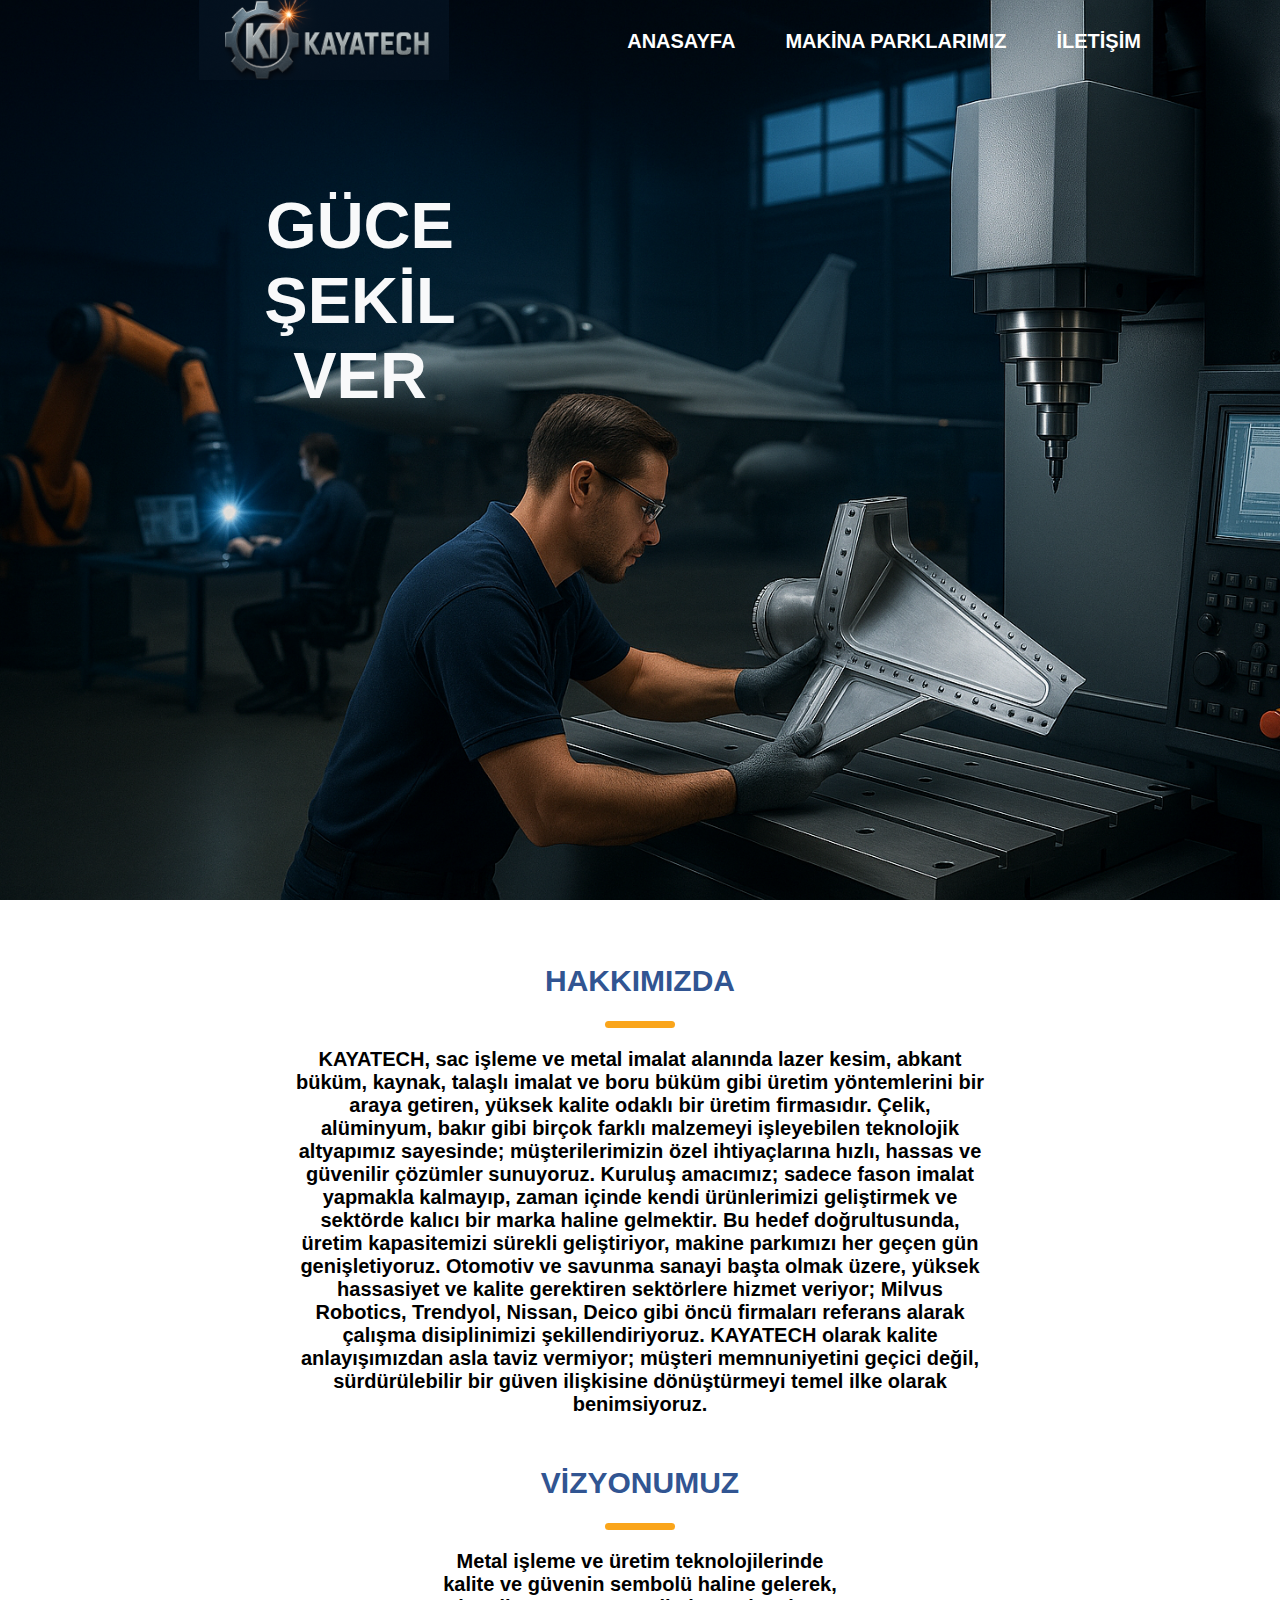
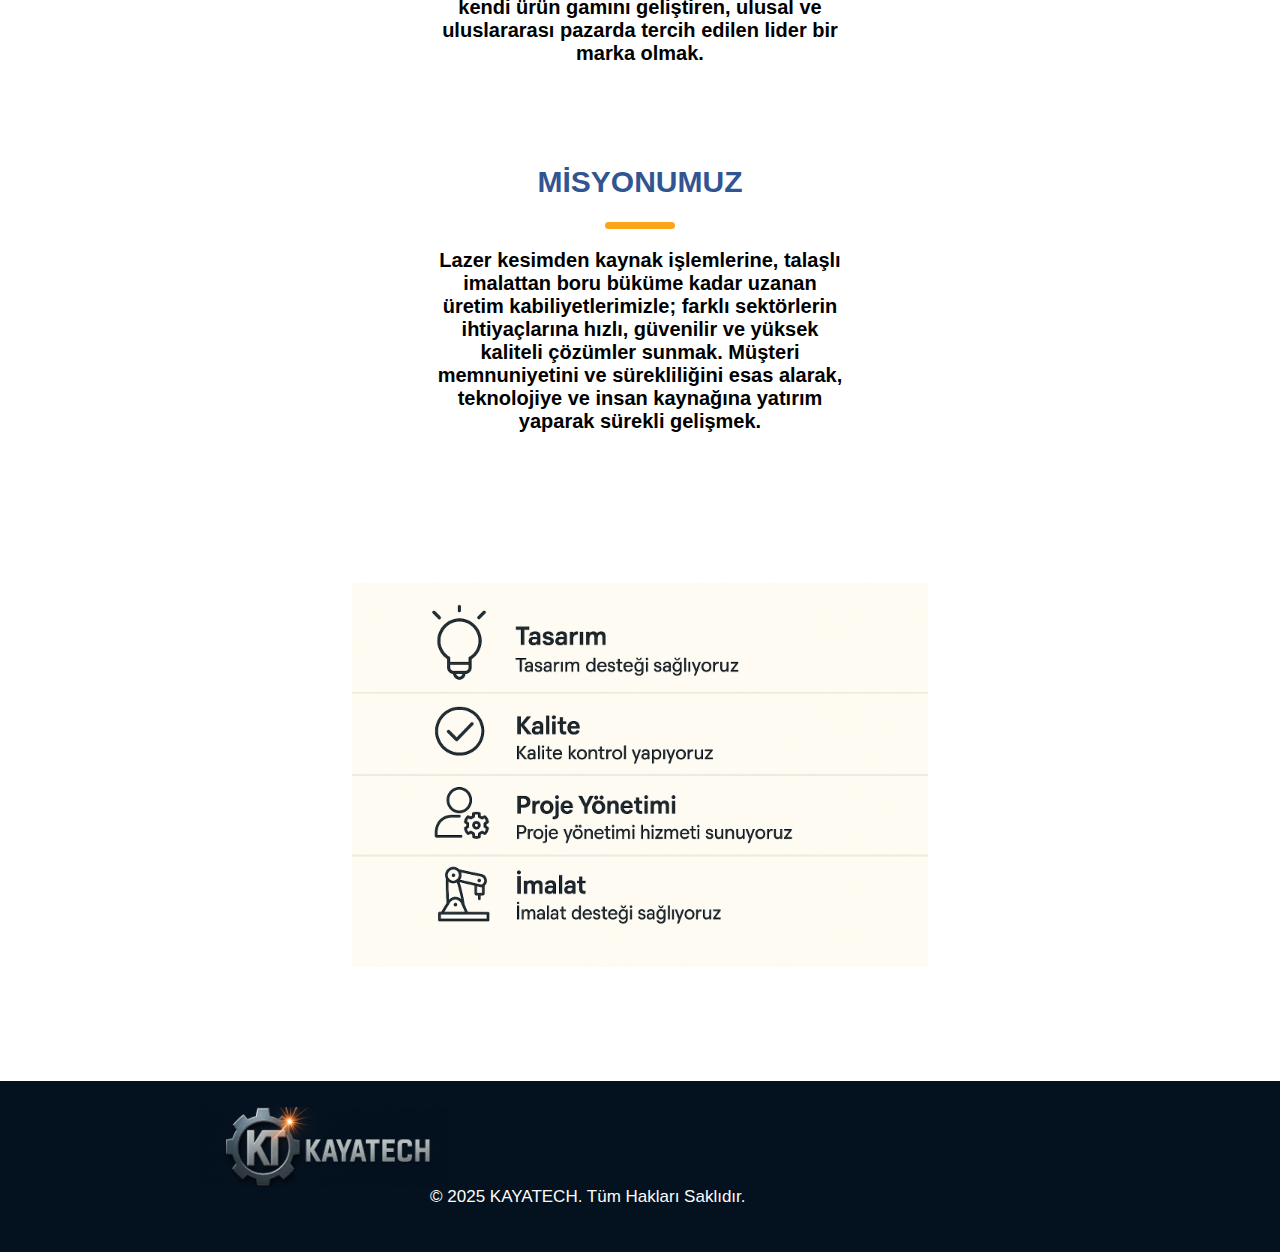
<file: index.html>
<!DOCTYPE html>
<html lang="en">
<head>
  <meta charset="UTF-8">
  <meta name="viewport" content="width=device-width, initial-scale=1.0">
  <title>KAYATECH MUHENDISLIK</title>
  <link rel="stylesheet" href="public/css/index.css">
  
  
  
</head>
<section>
  <section>

    <div class="header home" id="home">
        <div class=" top-header">
            <nav class="navbar" id="menu">
                <div class="logo">
                        <img src="assets/logo.png">
                </div>
                <label for="menu-btn" class="menu-icon" id="menu-icon">
                    <i class="fa-solid fa-bars menu-hmbgr "></i>
                </label>
                <div class="menu">
                    <ul class="nav-menu">
                        <li><a href="index.html">ANASAYFA</a></li>
                        <li><a href="pages/parklar.html">MAKİNA PARKLARIMIZ</a></li>
                        <li><a href="pages/iletişim.html">İLETİŞİM</a></li>
                    </ul>
                </div>
            </nav>
            <div class="menu-bg" id="menu-bg"></div>
            <div class="content">
                <h1></h1>
                <h1>GÜCE ŞEKİL
                 VER
                </h1>
            </div>
        </div>

    </div>

</section>


<script>
  window.addEventListener("scroll", function () {
    const logo = document.querySelector(".logo");
    if (window.scrollY > 0) {
      logo.classList.add("goster");
    } else {
      logo.classList.remove("goster");
    }
  });
</script>

<section>
  <div class="contact" id="contact">
      <div class="contact-section">
          <h2>HAKKIMIZDA</h2>
          <p>KAYATECH, sac işleme ve metal imalat alanında lazer kesim, abkant büküm, kaynak, talaşlı imalat ve boru büküm gibi üretim yöntemlerini bir araya getiren, yüksek kalite odaklı bir üretim firmasıdır. Çelik, alüminyum, bakır gibi birçok farklı malzemeyi işleyebilen teknolojik altyapımız sayesinde; müşterilerimizin özel ihtiyaçlarına hızlı, hassas ve güvenilir çözümler sunuyoruz.

Kuruluş amacımız; sadece fason imalat yapmakla kalmayıp, zaman içinde kendi ürünlerimizi geliştirmek ve sektörde kalıcı bir marka haline gelmektir. Bu hedef doğrultusunda, üretim kapasitemizi sürekli geliştiriyor, makine parkımızı her geçen gün genişletiyoruz.

Otomotiv ve savunma sanayi başta olmak üzere, yüksek hassasiyet ve kalite gerektiren sektörlere hizmet veriyor; Milvus Robotics, Trendyol, Nissan, Deico gibi öncü firmaları referans alarak çalışma disiplinimizi şekillendiriyoruz.

KAYATECH olarak kalite anlayışımızdan asla taviz vermiyor; müşteri memnuniyetini geçici değil, sürdürülebilir bir güven ilişkisine dönüştürmeyi temel ilke olarak benimsiyoruz.


          </p>
          <div class="contact-section2">
          <h2>VİZYONUMUZ</h2>
          <p>Metal işleme ve üretim teknolojilerinde kalite ve güvenin sembolü haline gelerek, kendi ürün gamını geliştiren, ulusal ve uluslararası pazarda tercih edilen lider bir marka olmak.</p>
          </div>
          <div class="contact-section3">
          <h2>MİSYONUMUZ</h2>
          <p>Lazer kesimden kaynak işlemlerine, talaşlı imalattan boru büküme kadar uzanan üretim kabiliyetlerimizle; farklı sektörlerin ihtiyaçlarına hızlı, güvenilir ve yüksek kaliteli çözümler sunmak. Müşteri memnuniyetini ve sürekliliğini esas alarak, teknolojiye ve insan kaynağına yatırım yaparak sürekli gelişmek.</p>
          </div>
        </div>
        <div class="hizmetlerimiz">
            <div class="right-info">
                  <img src="assets/hizmetlerimiz.png" alt="hizmetler" class="hizmetler" width="1000px" height="300px">

              </div>
        </div>
      
  </div>
</section>

<footer>
  <div class="top-footer">
      <img src="assets/logo.png" alt="Logo">
      <p>© 2025 KAYATECH. Tüm Hakları Saklıdır.</p>
  </div>
</footer>


<script>
  const hamburger = document.getElementById("hamburger");
  const navLinks = document.getElementById("nav-links");

  hamburger.addEventListener("click", () => {
    navLinks.classList.toggle("show");
  });
</script>


<script src="public/js/index.js"></script>
<script src="public/js/scroll.js"></script>
</body>
</html>
</file>
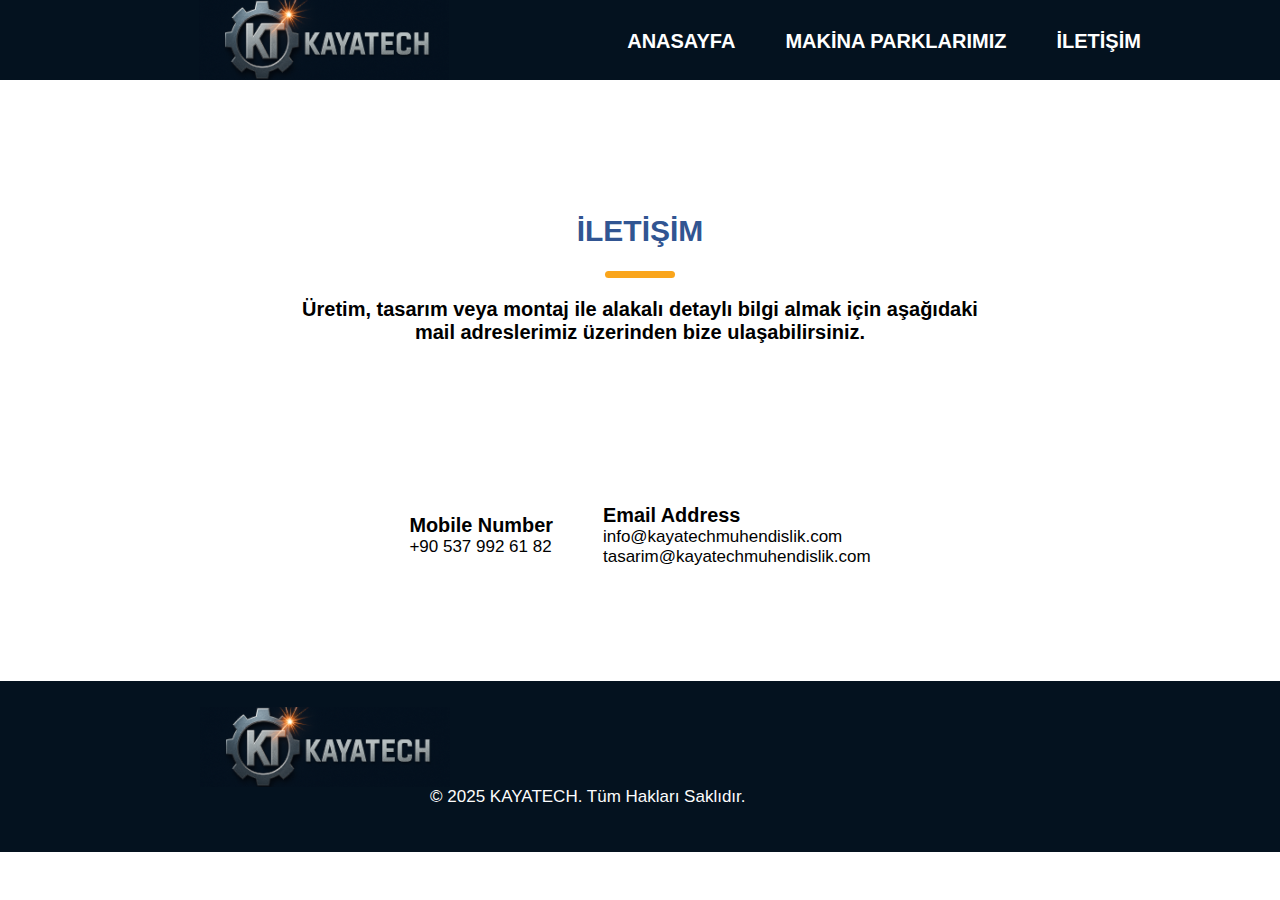
<file: pages/iletişim.html>
<!DOCTYPE html>
<section lang="en">
<head>
  <meta charset="UTF-8">
  <meta name="viewport" content="width=device-width, initial-scale=1.0">
  <title>KAYATECH MUHENDISLIK</title>
  <link rel="stylesheet" href="../public/css/iletişim.css">
  
  
</head>
<section>
  <section>

    <div class="header home" id="home">
        <div class=" top-header">
            <nav class="navbar" id="menu">
                <div class="logo">
                        <img src="../assets/logo.png">
                </div>
                <label for="menu-btn" class="menu-icon" id="menu-icon">
                    <i class="fa-solid fa-bars menu-hmbgr "></i>
                </label>
                <div class="menu">
                    <ul class="nav-menu">
                        <li><a href="../index.html">ANASAYFA</a></li>
                        <li><a href="../pages/parklar.html">MAKİNA PARKLARIMIZ</a></li>
                        <li><a href="../pages/iletişim.html">İLETİŞİM</a></li>
                    </ul>
                </div>
            </nav>
        </div>

    </div>

</section>

<section>
  <div class="contact" id="contact">
      <div class="contact-section">
          <h2>İLETİŞİM</h2>
          <h1>

          </h1>
          <p>Üretim, tasarım veya montaj ile alakalı detaylı bilgi almak için aşağıdaki mail adreslerimiz üzerinden bize ulaşabilirsiniz.
          </p>
      </div>
      <div class="contact-menu">
          <div class="appointment">

              <div class="contact-info">
                  <div class="phone-info">
                      <h3>Mobile Number</h3>
                      <p>+90 537 992 61 82</p>
                  </div>
                  <div class="email-info">
                      <h3>Email Address</h3>
                      <p>info@kayatechmuhendislik.com</p>
                      <p>tasarim@kayatechmuhendislik.com</p>
                  </div>
              </div>
      </div>
  </div>
</section>

<footer>
  <div class="top-footer">
      <img src="../assets/logo.png" alt="Logo">
      <p>© 2025 KAYATECH. Tüm Hakları Saklıdır.</p>
  </div>
</footer>

<script src="../public/js/index.js"></script>
<script src="../public/js/scroll.js"></script>
</body>
</html>
</file>
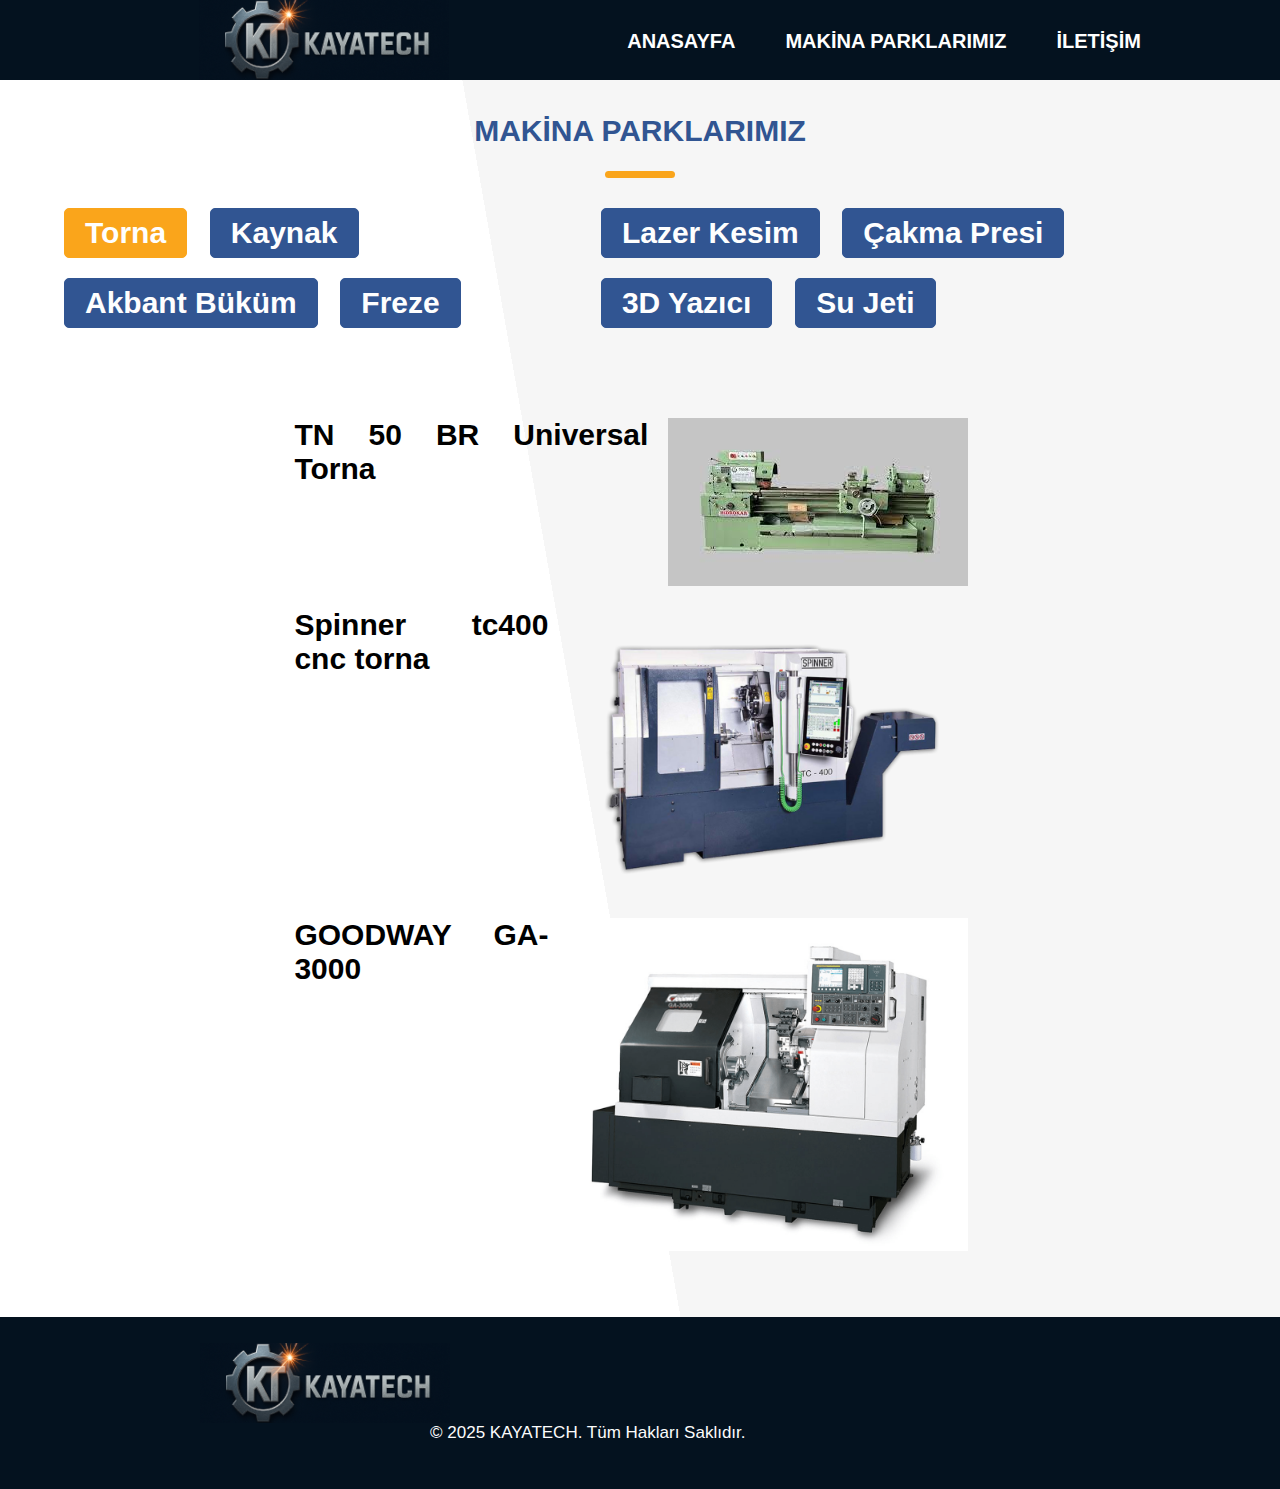
<file: pages/parklar.html>
<!DOCTYPE html>
<section lang="en">
<head>
  <meta charset="UTF-8">
  <meta name="viewport" content="width=device-width, initial-scale=1.0">
  <title>KAYATECH MUHENDISLIK</title>
  <link rel="stylesheet" href="../public/css/iletişim.css">
  
  
</head>
<section>
  <section>

    <div class="header home" id="home">
        <div class=" top-header">
            <nav class="navbar" id="menu">
                <div class="logo">
                        <img src="../assets/logo.png">
                </div>
                <label for="menu-btn" class="menu-icon" id="menu-icon">
                    <i class="fa-solid fa-bars menu-hmbgr "></i>
                </label>
                <div class="menu">
                    <ul class="nav-menu">
                        <li><a href="../index.html">ANASAYFA</a></li>
                        <li><a href="../pages/parklar.html">MAKİNA PARKLARIMIZ</a></li>
                        <li><a href="../pages/iletişim.html">İLETİŞİM</a></li>
                    </ul>
                </div>
            </nav>
        </div>

    </div>

</section>
<section>
  <div class="classes">
      <div class="top-classes">
          <div class="main">
              <h2>MAKİNA PARKLARIMIZ</h2>
          </div>

          <div class="button-classes">
              <div class="top-button">
                  <button class="btn-class" id="btn-yoga">Torna</button>
                  <button class="btn-class" id="btn-group">Kaynak</button>
                  <button class="btn-class" id="btn-akbant">Akbant Büküm</button>
                  <button class="btn-class" id="btn-freze">Freze</button>

              </div>
              <div class="bottom-button">
                  <button class="btn-class" id="btn-solo">Lazer Kesim</button>
                  <button class="btn-class" id="btn-streching">Çakma Presi</button>
                  <button class="btn-class" id="btn-3d">3D Yazıcı</button>
                  <button class="btn-class" id="btn-sujeti">Su Jeti</button>
              </div>

          </div>

          <div class="info" id="info-yoga">
  <div class="info-row">
    <div class="left-info">
      <h3>TN 50 BR Universal Torna</h3>
    </div>
    <div class="right-info">
      <img src="../assets/torna1.jpg" alt="Yogi">
    </div>
  </div>

  <div class="info-row">
    <div class="left-info">
      <h3>Spinner tc400 cnc torna</h3>
    </div>
    <div class="right-info">
      <img src="../assets/torna2.jpg" alt="Yogi">
    </div>
  </div>

  <div class="info-row">
    <div class="left-info">
      <h3>GOODWAY GA-3000</h3>
    </div>
    <div class="right-info">
      <img src="../assets/torna3.jpg" alt="Yogi">
    </div>
  </div>
</div>




          <div class="info" id="info-group" style="display: none;">
  <div class="info-row">
    <div class="left-info">
      <h3>JESS WELDING- TIG</h3>
    </div>
    <div class="right-info">
      <img src="../assets/kaynak1.jpg" alt="Group">
    </div>
  </div>
  <div class="info-row">
    <div class="left-info">
      <h3>FRONİUS-MIG/MAG</h3>
    </div>
    <div class="right-info">
      <img src="../assets/kaynak2.jpg" alt="Group">
    </div>
  </div>
  <div class="info-row">
    <div class="left-info">
      <h3>DNC - FİBER LAZER KAYNAK MAKİNESİ</h3>
    </div>
    <div class="right-info">
      <img src="../assets/kaynak3.jpg" alt="Group">
    </div>
  </div>
</div>

          <div class="info" id="info-akbant" style="display: none;">
  <div class="info-row">
    <div class="left-info">
      <h3>DURMA AD-S 30320 Abkant Pres</h3>
    </div>
    <div class="right-info">
      <img src="../assets/akbant1.jpg" alt="Yogi">
    </div>
  </div>
  <div class="info-row">
    <div class="left-info">
      <h3>Power Bend Pro CNC Abkant Pres</h3>
    </div>
    <div class="right-info">
      <img src="../assets/akbant2.jpg" alt="Yogi">
    </div>
  </div>
  <div class="info-row">
    <div class="left-info">
      <h3>ByBend Smart CNC Abkant Pres</h3>
    </div>
    <div class="right-info">
      <img src="../assets/akbant3.jpg" alt="Yogi">
    </div>
  </div>
</div>


          <div class="info" id="info-freze" style="display: none;">
  <div class="info-row">
    <div class="left-info">
      <h3>Hartford MVP-10</h3>
    </div>
    <div class="right-info">
      <img src="../assets/freze1.jpg" alt="Yogi">
    </div>
  </div>
  <div class="info-row">
    <div class="left-info">
      <h3>Hision VMC1000 II - 4 EKSEN</h3>
    </div>
    <div class="right-info">
      <img src="../assets/freze2.jpg" alt="Yogi">
    </div>
  </div>
</div>
          </div>
          <div class="info" id="info-solo" style="display: none;">
  <div class="info-row">
    <div class="left-info">
      <h3>BODOR P3 6KW IPG EBAT 1500X3000</h3>
    </div>
    <div class="right-info">
      <img src="../assets/lazer1.jpg" alt="Solo">
    </div>
  </div>
  <div class="info-row">
    <div class="left-info">
      <h3>LF-3015 Fiber Lazer Kesim Makinesi</h3>
    </div>
    <div class="right-info">
      <img src="../assets/lazer2.jpg" alt="Solo">
    </div>
  </div>
</div>

          <div class="info" id="info-streching" style="display: none;">
  <div class="info-row">
    <div class="left-info">
      <h3>PF 8500T</h3>
    </div>
    <div class="right-info">
      <img src="../assets/cakma1.jpg" alt="Yogi">
    </div>
  </div>
</div>

          <div class="info" id="info-3d" style="display: none;">
  <div class="info-row">
    <div class="left-info">
      <h3>Creality Ender-3 V3 KE 3D Yazıcı</h3>
    </div>
    <div class="right-info">
      <img src="../assets/3d1.jpg" alt="Yogi">
    </div>
  </div>
  <div class="info-row">
    <div class="left-info">
      <h3>Bambu Lab X1 Carbon - Multi Color</h3>
    </div>
    <div class="right-info">
      <img src="../assets/3d2.jpg" alt="Yogi">
    </div>
  </div>
  <div class="info-row">
    <div class="left-info">
      <h3>Creality K2 Plus Combo CFS Multi Color 3D Yazıcı</h3>
    </div>
    <div class="right-info">
      <img src="../assets/3d3.jpg" alt="Yogi">
    </div>
  </div>
</div>
          
          <div class="info" id="info-sujeti" style="display: none;">
  <div class="info-row">
    <div class="left-info">
      <h3>INTERMAC PRIMUS 184 3D su jeti kesim makinesi</h3>
    </div>
    <div class="right-info">
      <img src="../assets/su-jeti1.jpg" alt="Yogi">
    </div>
  </div>
</div>
</section>


<footer>
  <div class="top-footer">
      <img src="../assets/logo.png" alt="Logo">
      <p>© 2025 KAYATECH. Tüm Hakları Saklıdır.</p>
  </div>
</footer>

<script src="../public/js/index.js"></script>
<script src="../public/js/scroll.js"></script>
</body>
</html>
</file>
<file: public/css/index.css>
* {
  margin: 0;
  padding: 0;
  box-sizing: border-box;
  text-decoration: none;
  border: none;
  outline: none;
  scroll-behavior: smooth;
  font-family: 'Exo 2', sans-serif;
}

body {
  width: 100%;
}

html {
  font-size: 60%;
}

.top-header {
  background-image: url(../../assets/hero-man.jpg);
  background-size: cover;
  background-position: center;
  background-repeat: no-repeat;
  height: 100vh;
}

.bottom-header {
  background-color: #f1f8ff;
  height: 20vh;
}

.navbar {
  display: flex;
  justify-content: space-around;
  top: 0;
  left: 0;
  width: 100%;
  z-index: 1;
  height: 80px;
}

.menu-btn,
.menu-icon {
  display: none;
}

.navbar.scrolled {
  background-color: #04121f;
  position: fixed;
  width: 100%;
  z-index: 1;
}

.navbar img {
  margin-left: 110px;
}

.nav-menu {
  list-style: none;
  display: flex;
}

.nav-menu li {
  margin-right: 50px;
  margin-top: 30px;
  font-size: 20px;
  font-weight: bold;
}

.nav-menu a {
  text-decoration: none;
  color: white;
  font-size: 20px;
}

.content {
  position: absolute;
  text-align: center;
  top: 12%;
  margin-left: 200px;
  color: #f8f9fa;
  width: 50%;
  margin-top: 50px;
}

.content h1 {
  font-size: 65px;
  font-weight: bold;
  margin-bottom: 30px;
  width: 50%;
}

.content p {
  font-size: 20px;
  font-weight: bold;
}
.content {
  opacity: 0;
  transition: all 1s;
  transform: translateX(-20px);
}
.content{
  opacity: 1;
  transform: translateX(0px);
}


.top-content {
  background-color: #04121f;
  border-radius: 5px;
  padding: 3px 20px;
  font-size: 20px;
  font-weight: bold;
}

.st-button {
  background-color: #04121f;
  border-radius: 5px;
  padding: 7px 20px;
  font-size: 20px;
  font-weight: bold;
  margin-top: 20px;
  border: 1px solid #04121f;
  transition: 0.3s;
  color: #fefefe;
}

.nd-button {
  background-color: transparent;
  border-radius: 5px;
  padding: 7px 20px;
  font-size: 20px;
  font-weight: bold;
  margin-top: 20px;
  border: 1px solid #fefefe;
  transition: 0.3s;
  color: #fefefe;
  margin-left: 50px;
}

.content button:hover {
  cursor: pointer;
}

.top-classes {
  background: linear-gradient(80deg, #ffffff 45%, #f6f6f6 0%);
  padding: 5%;
}

.main {
  width: 75%;
  margin: auto;
}

.classes h2 {
  text-align: center;
  font-size: 30px;
  font-weight: bold;
  color: #315592;
  position: relative;
  padding-top: 50px;
  padding-bottom: 20px;
}

.classes h2::after {
  content: '';
  position: absolute;
  bottom: -10px;
  left: 50%;
  transform: translateX(-50%);
  width: 70px;
  height: 7px;
  background-color: #faa51b;
  border-radius: 10px;
}

.main p {
  text-align: center;
  font-size: 20px;
  font-weight: bold;
  margin-top: 30px;
}

.button-classes {
  display: flex;
  justify-content: center;
  align-items: center;
  margin-top: 20px;
}

.btn-class {
  margin-right: 20px;
}

.button-classes button {
  position: relative;
  background-color: #315592;
  border-radius: 5px;
  padding: 7px 20px;
  font-size: 20px;
  font-weight: bold;
  margin-top: 20px;
  border: 1px solid #315592;
  color: #fefefe;
}

.button-classes button:hover {
  cursor: pointer;
}

.button-classes button:focus {
  background-color: #faa51b;
  border-radius: 5px;
  padding: 7px 20px;
  font-size: 20px;
  font-weight: bold;
  margin-top: 20px;
  border: 1px solid #faa51b;
  color: #fefefe;
}

.info {
  display: flex;
  justify-content: space-around;
  align-items: center;
  gap: 50px;
  margin-top: 90px;
  margin-left: 20%;
  width: 75%;
}

.right-info img {
  max-height: 500px;
  max-width: 400px;
  margin-right: 190px;
}

.left-info {
  text-align: center;
}

.left-info h3 {
  font-size: 30px;
  font-weight: bold;
  margin-bottom: 20px;
  text-align: justify;
}

.left-info p {
  font-size: 15px;
  font-weight: bold;
  margin-bottom: 20px;
  text-align: justify;
  letter-spacing: 0.2px;
}

.bottom-classes {
  display: flex;
  justify-content: center;
  align-items: center;
  width: 75%;
  margin: auto;
  margin-bottom: 50px;
  padding: 5%;
}

.top-trainer {
  background-color: #f1f8ff;
  padding: 5%;
}

.trainer-section {
  width: 60%;
  margin: auto;
}

.trainer-section h2 {
  text-align: center;
  font-size: 30px;
  font-weight: bold;
  color: #315592;
  position: relative;
  padding-bottom: 20px;
}

.trainer-section h2::after {
  content: '';
  position: absolute;
  bottom: -10px;
  left: 50%;
  transform: translateX(-50%);
  width: 70px;
  height: 7px;
  background-color: #faa51b;
  border-radius: 10px;
}

.trainer-section p {
  text-align: center;
  font-size: 20px;
  font-weight: bold;
  margin-top: 30px;
}

.trainer-container {
  display: flex;
  justify-content: space-evenly;
  align-items: center;
  margin-top: 100px;
}

.trainer-card {
  border: 2px solid #faa51b;
  position: relative;
  text-align: center;
  width: 300px;
  height: 350px;
  z-index: 0;
}

.line {
  position: absolute;
  top: -12px;
  left: 100px;
  width: 100px;
  height: 372px;
  background-color: #315592;
  z-index: -1;
}

.line-2 {
  position: absolute;
  top: 110px;
  left: -10px;
  width: 318px;
  height: 100px;
  background-color: #315592;
  z-index: -1;
}

.line-3 {
  position: absolute;
  top: 250px;
  left: 10px;
  width: 280px;
  height: 70px;
  background-color: #315592;

  opacity: 0;
}

.trainer-card img {
  width: 100%;
  height: 100%;
  display: block;
}

.trainer-layer {
  position: absolute;
  top: 230px;
  width: 70%;
  height: 110px;
  left: 15%;
  padding-bottom: 20px;
  opacity: 0;

  border: 1px solid #315592;
  background-color: #315592;
  z-index: 1;
}

.trainer-card:hover .trainer-layer {
  opacity: 1;
}

.trainer-card:hover .line-3 {
  opacity: 1;
}

.trainer-layer h4 {
  color: #fefefe;
  font-size: 20px;
  font-weight: bold;
  margin-top: 20px;
}

.trainer-layer p {
  color: #fefefe;
  font-size: 15px;
  font-weight: bold;
  margin-top: 15px;
}

.bottom-trainer {
  background-color: #ffffff;
  padding: 5%;
}

.purchase {
  width: 60%;
  margin: auto;
}

.purchase-section h2 {
  text-align: center;
  font-size: 30px;
  font-weight: bold;
  color: #315592;
  position: relative;
  padding-top: 50px;
  padding-bottom: 20px;
}

.purchase-section h2::after {
  content: '';
  position: absolute;
  bottom: -10px;
  left: 50%;
  transform: translateX(-50%);
  width: 70px;
  height: 7px;
  background-color: #faa51b;
  border-radius: 10px;
}

.purchase-section p {
  text-align: center;
  font-size: 20px;
  font-weight: bold;
  margin-top: 30px;
}

.purchase-container {
  display: flex;
  justify-content: space-between;
  align-items: center;
  margin-top: 100px;
  max-width: 1200px;
  margin-left: auto;
  margin-right: auto;
  height: 10%;
  gap: 20px;
}

.purchase-card {
  text-align: center;
  width: 100%;
  margin-bottom: 20px;
  box-shadow: #000000 0px 0px 10px 0px;
  border-radius: 5px;
}

.purchase-card img {
  width: 100%;
  height: 300px;
  border-radius: 5px;
}

.purchase-layer {
  display: flex;
  flex-direction: column;
  padding: 10px;
  margin: 0;
}

.purchase-layer h4 {
  font-size: 18px;
  margin-bottom: 5px;
}

.purchase-layer p {
  font-size: 14px;
  font-weight: bold;
  color: #040404;
  margin: 0;
}

.purchase-layer p span {
  text-decoration: line-through;
}

.price {
  display: flex;
  justify-content: space-evenly;
  align-items: center;
  margin-top: 7px;
}

.price p {
  margin-right: 90px;
}

.price i {
  margin-right: 70px;
  font-size: 15px;
}
.shop-card {
  margin: 0 10px;
}

.cart-btn {
  background-color: #ffffff;
  color: black;
  font-weight: bold;
  border: none;
  padding: 20%;
  padding-top: 5%;
  padding-bottom: 5%;
  transition: background-color 0.3s, color 0.3s;
}

.cart-btn:hover {
  border-radius: 6%;
  background-color: black;
  color: #ffffff;
  font-weight: bold;
  border: none;
}

.review {
  background-color: #f1f8ff;
  padding: 5%;
  display: flex;
  flex-direction: column;
  align-items: center;
}

.review-section {
  width: 60%;
  margin: auto;
}

.review-section h2 {
  text-align: center;
  font-size: 30px;
  font-weight: bold;
  color: #315592;
  position: relative;
  padding-bottom: 20px;
}

.review-section h2::after {
  content: '';
  position: absolute;
  bottom: -10px;
  left: 50%;
  transform: translateX(-50%);
  width: 70px;
  height: 7px;
  background-color: #faa51b;
  border-radius: 10px;
}

.review-section p {
  text-align: center;
  font-size: 20px;
  font-weight: bold;
  margin-top: 30px;
}

.client {
  display: flex;
  justify-content: space-between;
  align-items: center;
  margin-top: 100px;
  max-width: 1200px;
  height: 10%;
}

.st-client {
  display: flex;
}

.st-client img {
  width: 50px;
  height: 50px;
  border-radius: 50%;
  margin-right: 20px;
}

.nd-client {
  display: flex;
}

.nd-client img {
  width: 50px;
  height: 50px;
  border-radius: 50%;
  margin-right: 20px;
}

.client-info {
  display: flex;
  flex-direction: column;
  justify-content: space-around;
}

.client-info h4 {
  font-size: 13px;
  margin-bottom: 5px;
}

.client-info p {
  font-size: 10px;
  font-weight: bold;
  color: #040404;
}

.client-main {
  width: 45%;
}

.comment {
  position: relative;
  letter-spacing: 0.2px;
  background-color: #355592;
  margin-top: 20px;
  color: #fefefe;
  padding: 15px;
  font-size: 12px;
  width: 450px;
}

.comment::before,
.comment::after {
  content: '';
  position: absolute;
  top: 100%;
  height: 0;
  border-style: solid;
}

.comment::before {
  border-width: 0px 30px 30px;
  border-color: transparent rgba(83, 118, 183, 0.8) transparent transparent;
  right: 420px;
}

.comment::after {
  border-width: 0px 30px 30px;
  transform: translate(-0%, -0%) rotate(270deg);
  border-color: transparent rgba(83, 118, 183, 0.8) transparent transparent;
  left: 406px;
  top: 119%;
}

.contact {
  background-color: #ffffff;
  padding: 5%;
}

.contact-section {
  padding-bottom: 50px;
  width: 60%;
  margin: auto;
}

.contact-section h2 {
  text-align: center;
  font-size: 30px;
  font-weight: bold;
  color: #315592;
  position: relative;
  padding-bottom: 20px;
}

.contact-section h2::after {
  content: '';
  position: absolute;
  bottom: -10px;
  left: 50%;
  transform: translateX(-50%);
  width: 70px;
  height: 7px;
  background-color: #faa51b;
  border-radius: 10px;
}

.contact-section p {
  text-align: center;
  font-size: 20px;
  font-weight: bold;
  margin-top: 30px;
}

.contact-section2 {
  padding-top: 50px;
  padding-bottom: 50px;
  width: 60%;
  margin: auto;
}

.contact-section2 h2 {
  text-align: center;
  font-size: 30px;
  font-weight: bold;
  color: #315592;
  position: relative;
  padding-bottom: 20px;
}

.contact-section2 h2::after {
  content: '';
  position: absolute;
  bottom: -10px;
  left: 50%;
  transform: translateX(-50%);
  width: 70px;
  height: 7px;
  background-color: #faa51b;
  border-radius: 10px;
}

.contact-section2 p {
  text-align: center;
  font-size: 20px;
  font-weight: bold;
  margin-top: 30px;
}

.contact-section3 {
  padding-top: 50px;
  padding-bottom: 50px;
  width: 60%;
  margin: auto;
}

.contact-section3 h2 {
  text-align: center;
  font-size: 30px;
  font-weight: bold;
  color: #315592;
  position: relative;
  padding-bottom: 20px;
}

.contact-section3 h2::after {
  content: '';
  position: absolute;
  bottom: -10px;
  left: 50%;
  transform: translateX(-50%);
  width: 70px;
  height: 7px;
  background-color: #faa51b;
  border-radius: 10px;
}

.contact-section3 p {
  text-align: center;
  font-size: 20px;
  font-weight: bold;
  margin-top: 30px;
}

.hizmetlerimiz {
  padding-top: 50px;
  padding-bottom: 50px;
  width: 50%;
  margin: auto;
}


.hizmetlerimiz p {
  text-align: center;
  font-size: 20px;
  font-weight: bold;
  margin-top: 30px;
}



.contact-menu {
  display: flex;
  justify-content: center;
}

.appointment {
  margin-top: 10px;
  max-width: 1200px;

  height: 10%;
}

.contact-info {
  display: flex;
  gap: 50px;
  align-items: center;

  max-width: 1200px;
  margin-left: 0px;
  margin-right: auto;
  height: 10%;
  font-size: 17px;
  margin-bottom: 50px;
}

.form {
  width: 75%;
  margin-top: 30px;
}

.form input,
.form textarea {
  width: 100%;
  height: 50px;
  padding: 10px;
  margin-top: 20px;
  border: none;
  font-size: 15px;
  background-color: #f1f8ff;
}

.form textarea {
  height: 90px;
  resize: none;
  overflow-y: auto;
}

.form h3 {
  font-size: 20px;
  font-weight: bold;
  margin-bottom: 20px;
  margin-top: 20px;
}

.form button {
  background-color: #315592;
  border-radius: 5px;
  padding: 7px 20px;
  font-size: 15px;
  font-weight: bold;
  margin-left: 42%;
  margin-top: 20px;
  border: 1px solid #315592;
  color: #fefefe;
}

.form button:hover {
  cursor: pointer;
}

.map {
  width: 40%;
}

.map iframe {
  width: 90%;
  height: 400px;
}


footer {
  background-color: #04121f;
  padding: 2%;
}

.top-footer {
  display: flex;
  flex-direction: column;
  align-items: center;
  width: 75%;
  font-size: 17px;
}

.top-footer img {
  margin-left: -35%;
}

.top-footer p {
  margin-bottom: 20px;
  color: #fcfcfc;
  margin-left: 22%;
}

.bottom-footer {
  display: flex;
  justify-content: space-around;
  align-items: center;
  width: 75%;
  margin-top: 20px;
  margin-left: 200px;
}

.left-side {
  display: flex;
  gap: 10px;
  flex-direction: column;
}

.left-side h3 {
  color: #ffffff;
  font-size: 25px;
  font-weight: bold;
}

.left-side a {
  color: #ffffff;
  font-size: 12px;
}

.right-side {
  display: flex;
  gap: 10px;
  flex-direction: column;
}

.right-side h3 {
  color: #ffffff;
  font-size: 25px;
  font-weight: bold;
}

.right-side a {
  color: #ffffff;
  font-size: 12px;
}
@media screen and (max-width: 300px) {
  html {
    font-size: 12px;
    width: 100%;
    overflow-x: hidden;
  }

  section {
    width: 100%;
  }
  body {
    overflow-x: hidden;
  }
  .menu-icon, 
  .menu-btn{
    display: block;
    color: #f1f0f0;
    font-size: 2.5em;
  }

  .navbar {
    display: flex;
    flex-direction: row;
    width: 100%;
    font-size: 12px !important;
    align-items: center;
  }
  .logo {
    width: 250px;
    height: 100px;
  }
  .logo img {
    width: 200px;
    height: 100px;
    margin-left: 0px;
    object-fit: contain;
  }
  .logo a {
    display: block;
    width: 150px !important;
    height: 50px !important;
  }

  .menu {
    display: none;
    margin-top: 150px;
  }

  .nav-menu {
    display: flex;
    flex-direction: column;
  }
  .nav-menu li {
    margin-right: 5px;
    margin-top: 0px;
    font-size: 12px !important;
  }
  .nav-menu li:last-child {
    margin-top: 0;
    margin-right: 0;
    padding: 3px;
  }
  .menu-icon {
    width: 20px;
    height: 20px;
  }
  .content {
    margin: 0;
    width: 90%;
    display: flex;
    flex-direction: column;
    align-items: flex-start;
    margin-left: 5%;
  }
  .content h1 {
    width: 90%;
    font-size: 45px;
  }
  .buttons {
    display: flex;
    flex-direction: column;
    width: 90%;
  }
  .nd-button {
    margin-left: 0;
  }
  .card {
    width: 55%;
  }
  .bottom-header {
    padding-top: 8%;
    flex-direction: column;
    height: 60vh;
  }
  .card {
    height: 25%;
  }
  .info {
    flex-direction: column;
    margin-left: 5%;
    align-items: normal;
  }
  .button-classes {
    margin-left: 10%;
  }
  .right-info img {
    max-width: none;
  }
  .bottom-classes {
    flex-direction: column;
  }
  .calculator-input {
    flex-direction: column;
    gap: 0;
  }
  .calc-img {
    width: 380px;
    height: 200px;
    object-fit: cover;
  }
  .trainer-container {
    flex-direction: column;
    gap: 40px;
  }
  .purchase-container {
    flex-direction: column;
  }
  .purchase-card {
    width: auto;
  }
  .client {
    flex-direction: column;
    align-items: normal;
    gap: 100px;
    margin-top: 50px;
    padding: 5%;
  }
  .contact-menu {
    flex-direction: column;
  }
  .form {
    width: auto;
  }
  .map {
    width: auto;
    padding: 5%;
  }
  .bottom-footer {
    width: auto;
    margin-left: 0;
  }
  .top-footer {
    width: auto;
  }
}
@media (max-width: 300px) {
  .navbar {
    flex-direction: column;
    align-items: center;
    height: auto; /* EKLE */
    padding: 10px 0; /* EKLE */
  }

  .navbar a {
    display: block;
    margin: 10px 0;
  }
}

@media (max-width: 768px) {
  .logo {
    display: none;
  }
}

.hizmetler {
  display: block;
  margin-left: auto;
  margin-right: auto;
}

.hizmetler {
    max-width: 300px;
    width: 100%;
    height: auto;
    display: block;
    margin: 0 auto;
}
.right-info img {
    max-width: none !important;
}


@media screen and (max-width: 768px) {
  .navbar {
    flex-wrap: wrap;
    padding: 10px 20px;
    justify-content: center;
    align-items: center;
  }

  .logo img {
    width: 120px;
    height: auto;
    margin: 0 auto;
  }

  .nav-menu {
    flex-direction: row;
    justify-content: center;
    align-items: center;
    flex-wrap: wrap;
    padding: 0;
    margin-top: 10px;
    gap: 15px;
  }

  .nav-menu li {
    margin: 0;
    font-size: 14px;
  }

  .nav-menu a {
    font-size: 14px;
    color: white;
  }
}
</file>
<file: public/css/iletişim.css>
* {
  margin: 0;
  padding: 0;
  box-sizing: border-box;
  text-decoration: none;
  border: none;
  outline: none;
  scroll-behavior: smooth;
  font-family: 'Exo 2', sans-serif;
}

body {
  width: 100%;
}

html {
  font-size: 60%;
}


.bottom-header {
  background-color: #f1f8ff;
  height: 20vh;
}

.navbar {
  display: flex;
  justify-content: space-around;
  top: 0;
  left: 0;
  width: 100%;
  z-index: 1;
  height: 80px;
}

.menu-btn,
.menu-icon {
  display: none;
}

.navbar {
  background-color: #04121f;
  position: fixed;
  width: 100%;
  z-index: 1;
}

.navbar img {
  margin-left: 110px;
}

.nav-menu {
  list-style: none;
  display: flex;
}

.nav-menu li {
  margin-right: 50px;
  margin-top: 30px;
  font-size: 20px;
  font-weight: bold;
}

.nav-menu a {
  text-decoration: none;
  color: white;
  font-size: 20px;
}

.content {
  position: absolute;
  top: 12%;
  margin-left: 240px;
  color: #f8f9fa;
  width: 50%;
  margin-top: 50px;
}

.content h1 {
  font-size: 65px;
  font-weight: bold;
  margin-bottom: 30px;
  width: 50%;
}

.content p {
  font-size: 20px;
  font-weight: bold;
}
.content {
  opacity: 0;
  transition: all 1s;
  transform: translateX(-20px);
}
.content{
  opacity: 1;
  transform: translateX(0px);
}


.top-content {
  background-color: #04121f;
  border-radius: 5px;
  padding: 3px 20px;
  font-size: 20px;
  font-weight: bold;
}

.st-button {
  background-color: #04121f;
  border-radius: 5px;
  padding: 7px 20px;
  font-size: 20px;
  font-weight: bold;
  margin-top: 20px;
  border: 1px solid #04121f;
  transition: 0.3s;
  color: #fefefe;
}

.nd-button {
  background-color: transparent;
  border-radius: 5px;
  padding: 7px 20px;
  font-size: 20px;
  font-weight: bold;
  margin-top: 20px;
  border: 1px solid #fefefe;
  transition: 0.3s;
  color: #fefefe;
  margin-left: 50px;
}

.content button:hover {
  cursor: pointer;
}

.top-classes {
  background: linear-gradient(80deg, #ffffff 45%, #f6f6f6 0%);
  padding: 5%;
}

.main {
  width: 75%;
  margin: auto;
}

.classes h2 {
  text-align: center;
  font-size: 30px;
  font-weight: bold;
  color: #315592;
  position: relative;
  padding-top: 50px;
  padding-bottom: 20px;
}

.classes h2::after {
  content: '';
  position: absolute;
  bottom: -10px;
  left: 50%;
  transform: translateX(-50%);
  width: 70px;
  height: 7px;
  background-color: #faa51b;
  border-radius: 10px;
}

.main p {
  text-align: center;
  font-size: 20px;
  font-weight: bold;
  margin-top: 30px;
}

.button-classes {
  display: flex;
  justify-content: center;
  align-items: center;
  margin-top: 20px;
}

.btn-class {
  margin-right: 20px;
}

.button-classes button {
  position: relative;
  background-color: #315592;
  border-radius: 5px;
  padding: 7px 20px;
  font-size: 30px;
  font-weight: bold;
  margin-top: 20px;
  border: 1px solid #315592;
  color: #fefefe;
}

.button-classes button:hover {
  cursor: pointer;
}

.button-classes button:focus {
  background-color: #faa51b;
  border-radius: 5px;
  padding: 7px 20px;
  font-size: 30px;
  font-weight: bold;
  margin-top: 20px;
  border: 1px solid #faa51b;
  color: #fefefe;
}

.info {
  display: flex;
  justify-content: space-around;
  align-items: center;
  gap: 50px;
  margin-top: 90px;
  margin-left: 20%;
  width: 75%;
}

.right-info img {
  max-height: 500px;
  max-width: 400px;
  margin-right: 190px;
}

.left-info {
  text-align: center;
}

.left-info h3 {
  font-size: 30px;
  font-weight: bold;
  margin-bottom: 20px;
  text-align: justify;
}

.left-info p {
  font-size: 15px;
  font-weight: bold;
  margin-bottom: 20px;
  text-align: justify;
  letter-spacing: 0.2px;
}

.bottom-classes {
  display: flex;
  justify-content: center;
  align-items: center;
  width: 75%;
  margin: auto;
  margin-bottom: 50px;
  padding: 5%;
}

.top-trainer {
  background-color: #f1f8ff;
  padding: 5%;
}

.trainer-section {
  width: 60%;
  margin: auto;
}

.trainer-section h2 {
  text-align: center;
  font-size: 30px;
  font-weight: bold;
  color: #315592;
  position: relative;
  padding-bottom: 20px;
}

.trainer-section h2::after {
  content: '';
  position: absolute;
  bottom: -10px;
  left: 50%;
  transform: translateX(-50%);
  width: 70px;
  height: 7px;
  background-color: #faa51b;
  border-radius: 10px;
}

.trainer-section p {
  text-align: center;
  font-size: 20px;
  font-weight: bold;
  margin-top: 30px;
}

.trainer-container {
  display: flex;
  justify-content: space-evenly;
  align-items: center;
  margin-top: 100px;
}

.trainer-card {
  border: 2px solid #faa51b;
  position: relative;
  text-align: center;
  width: 300px;
  height: 350px;
  z-index: 0;
}

.line {
  position: absolute;
  top: -12px;
  left: 100px;
  width: 100px;
  height: 372px;
  background-color: #315592;
  z-index: -1;
}

.line-2 {
  position: absolute;
  top: 110px;
  left: -10px;
  width: 318px;
  height: 100px;
  background-color: #315592;
  z-index: -1;
}

.line-3 {
  position: absolute;
  top: 250px;
  left: 10px;
  width: 280px;
  height: 70px;
  background-color: #315592;

  opacity: 0;
}

.trainer-card img {
  width: 100%;
  height: 100%;
  display: block;
}

.trainer-layer {
  position: absolute;
  top: 230px;
  width: 70%;
  height: 110px;
  left: 15%;
  padding-bottom: 20px;
  opacity: 0;

  border: 1px solid #315592;
  background-color: #315592;
  z-index: 1;
}

.trainer-card:hover .trainer-layer {
  opacity: 1;
}

.trainer-card:hover .line-3 {
  opacity: 1;
}

.trainer-layer h4 {
  color: #fefefe;
  font-size: 20px;
  font-weight: bold;
  margin-top: 20px;
}

.trainer-layer p {
  color: #fefefe;
  font-size: 15px;
  font-weight: bold;
  margin-top: 15px;
}

.bottom-trainer {
  background-color: #ffffff;
  padding: 5%;
}

.purchase {
  width: 60%;
  margin: auto;
}

.purchase-section h2 {
  text-align: center;
  font-size: 30px;
  font-weight: bold;
  color: #315592;
  position: relative;
  padding-top: 50px;
  padding-bottom: 20px;
}

.purchase-section h2::after {
  content: '';
  position: absolute;
  bottom: -10px;
  left: 50%;
  transform: translateX(-50%);
  width: 70px;
  height: 7px;
  background-color: #faa51b;
  border-radius: 10px;
}

.purchase-section p {
  text-align: center;
  font-size: 20px;
  font-weight: bold;
  margin-top: 30px;
}

.purchase-container {
  display: flex;
  justify-content: space-between;
  align-items: center;
  margin-top: 100px;
  max-width: 1200px;
  margin-left: auto;
  margin-right: auto;
  height: 10%;
  gap: 20px;
}

.purchase-card {
  text-align: center;
  width: 100%;
  margin-bottom: 20px;
  box-shadow: #000000 0px 0px 10px 0px;
  border-radius: 5px;
}

.purchase-card img {
  width: 100%;
  height: 300px;
  border-radius: 5px;
}

.purchase-layer {
  display: flex;
  flex-direction: column;
  padding: 10px;
  margin: 0;
}

.purchase-layer h4 {
  font-size: 18px;
  margin-bottom: 5px;
}

.purchase-layer p {
  font-size: 14px;
  font-weight: bold;
  color: #040404;
  margin: 0;
}

.purchase-layer p span {
  text-decoration: line-through;
}

.price {
  display: flex;
  justify-content: space-evenly;
  align-items: center;
  margin-top: 7px;
}

.price p {
  margin-right: 90px;
}

.price i {
  margin-right: 70px;
  font-size: 15px;
}
.shop-card {
  margin: 0 10px;
}

.cart-btn {
  background-color: #ffffff;
  color: black;
  font-weight: bold;
  border: none;
  padding: 20%;
  padding-top: 5%;
  padding-bottom: 5%;
  transition: background-color 0.3s, color 0.3s;
}

.cart-btn:hover {
  border-radius: 6%;
  background-color: black;
  color: #ffffff;
  font-weight: bold;
  border: none;
}

.review {
  background-color: #f1f8ff;
  padding: 5%;
  display: flex;
  flex-direction: column;
  align-items: center;
}

.review-section {
  width: 60%;
  margin: auto;
}

.review-section h2 {
  text-align: center;
  font-size: 30px;
  font-weight: bold;
  color: #315592;
  position: relative;
  padding-bottom: 20px;
}

.review-section h2::after {
  content: '';
  position: absolute;
  bottom: -10px;
  left: 50%;
  transform: translateX(-50%);
  width: 70px;
  height: 7px;
  background-color: #faa51b;
  border-radius: 10px;
}

.review-section p {
  text-align: center;
  font-size: 20px;
  font-weight: bold;
  margin-top: 30px;
}

.client {
  display: flex;
  justify-content: space-between;
  align-items: center;
  margin-top: 100px;
  max-width: 1200px;
  height: 10%;
}

.st-client {
  display: flex;
}

.st-client img {
  width: 50px;
  height: 50px;
  border-radius: 50%;
  margin-right: 20px;
}

.nd-client {
  display: flex;
}

.nd-client img {
  width: 50px;
  height: 50px;
  border-radius: 50%;
  margin-right: 20px;
}

.client-info {
  display: flex;
  flex-direction: column;
  justify-content: space-around;
}

.client-info h4 {
  font-size: 13px;
  margin-bottom: 5px;
}

.client-info p {
  font-size: 10px;
  font-weight: bold;
  color: #040404;
}

.client-main {
  width: 45%;
}

.comment {
  position: relative;
  letter-spacing: 0.2px;
  background-color: #355592;
  margin-top: 20px;
  color: #fefefe;
  padding: 15px;
  font-size: 12px;
  width: 450px;
}

.comment::before,
.comment::after {
  content: '';
  position: absolute;
  top: 100%;
  height: 0;
  border-style: solid;
}

.comment::before {
  border-width: 0px 30px 30px;
  border-color: transparent rgba(83, 118, 183, 0.8) transparent transparent;
  right: 420px;
}

.comment::after {
  border-width: 0px 30px 30px;
  transform: translate(-0%, -0%) rotate(270deg);
  border-color: transparent rgba(83, 118, 183, 0.8) transparent transparent;
  left: 406px;
  top: 119%;
}

.contact {
  background-color: #ffffff;
  padding: 5%;
}

.contact-section {
    padding-top: 150px;
  padding-bottom: 150px;
  width: 60%;
  margin: auto;
}

.contact-section h2 {
  text-align: center;
  font-size: 30px;
  font-weight: bold;
  color: #315592;
  position: relative;
  padding-bottom: 20px;
}

.contact-section h2::after {
  content: '';
  position: absolute;
  bottom: -10px;
  left: 50%;
  transform: translateX(-50%);
  width: 70px;
  height: 7px;
  background-color: #faa51b;
  border-radius: 10px;
}

.contact-section p {
  text-align: center;
  font-size: 20px;
  font-weight: bold;
  margin-top: 30px;
}

.contact-menu {
  display: flex;
  justify-content: center;
}

.appointment {
  margin-top: 10px;
  max-width: 1200px;

  height: 10%;
}

.contact-info {
  display: flex;
  gap: 50px;
  align-items: center;

  max-width: 1200px;
  margin-left: 0px;
  margin-right: auto;
  height: 10%;
  font-size: 17px;
  margin-bottom: 50px;
}

.form {
  width: 75%;
  margin-top: 30px;
}

.form input,
.form textarea {
  width: 100%;
  height: 50px;
  padding: 10px;
  margin-top: 20px;
  border: none;
  font-size: 15px;
  background-color: #f1f8ff;
}

.form textarea {
  height: 90px;
  resize: none;
  overflow-y: auto;
}

.form h3 {
  font-size: 20px;
  font-weight: bold;
  margin-bottom: 20px;
  margin-top: 20px;
}

.form button {
  background-color: #315592;
  border-radius: 5px;
  padding: 7px 20px;
  font-size: 15px;
  font-weight: bold;
  margin-left: 42%;
  margin-top: 20px;
  border: 1px solid #315592;
  color: #fefefe;
}

.form button:hover {
  cursor: pointer;
}

.map {
  width: 40%;
}

.map iframe {
  width: 90%;
  height: 400px;
}


footer {
  background-color: #04121f;
  padding: 2%;
}

.top-footer {
  display: flex;
  flex-direction: column;
  align-items: center;
  width: 75%;
  font-size: 17px;
}

.top-footer img {
  margin-left: -35%;
}

.top-footer p {
  margin-bottom: 20px;
  color: #fcfcfc;
  margin-left: 22%;
}

.bottom-footer {
  display: flex;
  justify-content: space-around;
  align-items: center;
  width: 75%;
  margin-top: 20px;
  margin-left: 200px;
}

.left-side {
  display: flex;
  gap: 10px;
  flex-direction: column;
}

.left-side h3 {
  color: #ffffff;
  font-size: 25px;
  font-weight: bold;
}

.left-side a {
  color: #ffffff;
  font-size: 12px;
}

.right-side {
  display: flex;
  gap: 10px;
  flex-direction: column;
}

.right-side h3 {
  color: #ffffff;
  font-size: 25px;
  font-weight: bold;
}

.right-side a {
  color: #ffffff;
  font-size: 12px;
}
@media screen and (max-width: 300px) {
  html {
    font-size: 12px;
    width: 100%;
    overflow-x: hidden;
  }

  section {
    width: 100%;
  }
  body {
    overflow-x: hidden;
  }
  .menu-icon, 
  .menu-btn{
    display: block;
    color: #f1f0f0;
    font-size: 2.5em;
  }

  .navbar {
    display: flex;
    flex-direction: row;
    width: 100%;
    font-size: 12px !important;
    align-items: center;
  }
  .logo {
    width: 250px;
    height: 100px;
  }
  .logo img {
    width: 200px;
    height: 100px;
    margin-left: 0px;
    object-fit: contain;
  }
  .logo a {
    display: block;
    width: 150px !important;
    height: 50px !important;
  }

  .menu {
    display: none;
    margin-top: 150px;
  }

  .nav-menu {
    display: flex;
    flex-direction: column;
  }
  .nav-menu li {
    margin-right: 5px;
    margin-top: 0px;
    font-size: 12px !important;
  }
  .nav-menu li:last-child {
    margin-top: 0;
    margin-right: 0;
    padding: 3px;
  }
  .menu-icon {
    width: 20px;
    height: 20px;
  }
  .content {
    margin: 0;
    width: 90%;
    display: flex;
    flex-direction: column;
    align-items: flex-start;
    margin-left: 5%;
  }
  .content h1 {
    width: 90%;
    font-size: 45px;
  }
  .buttons {
    display: flex;
    flex-direction: column;
    width: 90%;
  }
  .nd-button {
    margin-left: 0;
  }
  .card {
    width: 55%;
  }
  .bottom-header {
    padding-top: 8%;
    flex-direction: column;
    height: 60vh;
  }
  .card {
    height: 25%;
  }
  .info {
    flex-direction: column;
    margin-left: 5%;
    align-items: normal;
  }
  .button-classes {
    margin-left: 10%;
  }
  .right-info img {
    max-width: 360px;
  }
  .bottom-classes {
    flex-direction: column;
  }
  .calculator-input {
    flex-direction: column;
    gap: 0;
  }
  .calc-img {
    width: 380px;
    height: 200px;
    object-fit: cover;
  }
  .trainer-container {
    flex-direction: column;
    gap: 40px;
  }
  .purchase-container {
    flex-direction: column;
  }
  .purchase-card {
    width: auto;
  }
  .client {
    flex-direction: column;
    align-items: normal;
    gap: 100px;
    margin-top: 50px;
    padding: 5%;
  }
  .contact-menu {
    flex-direction: column;
  }
  .form {
    width: auto;
  }
  .map {
    width: auto;
    padding: 5%;
  }
  .bottom-footer {
    width: auto;
    margin-left: 0;
  }
  .top-footer {
    width: auto;
  }
}
@media (max-width: 300px) {
  .navbar {
    flex-direction: column;
    align-items: center;
  }

  .navbar a {
    display: block;
    margin: 10px 0;
  }
}

@media (max-width: 768px) {
  .logo {
    display: none;
  }
}

.info {
  display: flex;
  flex-direction: column; /* alt alta */
  gap: 20px; /* çiftler arası boşluk */
}

.info > div {
  display: flex; /* left ve right yan yana */
  gap: 20px; /* left ile right arasında boşluk */
  flex-wrap: nowrap; /* satır kaydırma kapalı */
}

.left-info {
  flex: 1; /* sol taraf genişler */
}

.right-info {
  flex: 1; /* sağ taraf genişler */
}

@media (max-width: 768px) {
  .info-row {
    flex-direction: column; /* yan yana yerine alt alta sıralama */
    gap: 10px;
  }

  .left-info,
  .right-info {
    flex: none;     /* genişliği otomatik yap */
    width: 100%;    /* tam genişlik */
    min-width: 0;   /* taşma engelle */
  }

  .right-info img {
    width: 100%;    /* görseli kapsayıcıya sığdır */
    height: auto;
  }
}
@media (max-width: 768px) {
  .info-row {
    flex-direction: column; /* alt alta */
  }

  .right-info {
    order: -1; /* sağ infoyu önce göster */
    width: 100%;
  }

  .left-info {
    width: 100%;
  }

  .right-info img {
    width: 100%;
    height: auto;
  }
}


@media (max-width: 768px) {
  .contact-info {
    flex-direction: column;
    align-items: flex-start; /* sola yasla */
    gap: 20px; /* iki alan arasında boşluk bırak */
  }
}


@media screen and (max-width: 768px) {
  .navbar {
    flex-wrap: wrap;
    padding: 10px 20px;
    justify-content: center;
    align-items: center;
  }

  .logo img {
    width: 120px;
    height: auto;
    margin: 0 auto;
  }

  .nav-menu {
    flex-direction: row;
    justify-content: center;
    align-items: center;
    flex-wrap: wrap;
    padding: 0;
    margin-top: 10px;
    gap: 15px;
  }

  .nav-menu li {
    margin: 0;
    font-size: 14px;
  }

  .nav-menu a {
    font-size: 14px;
    color: white;
  }
}
</file>
